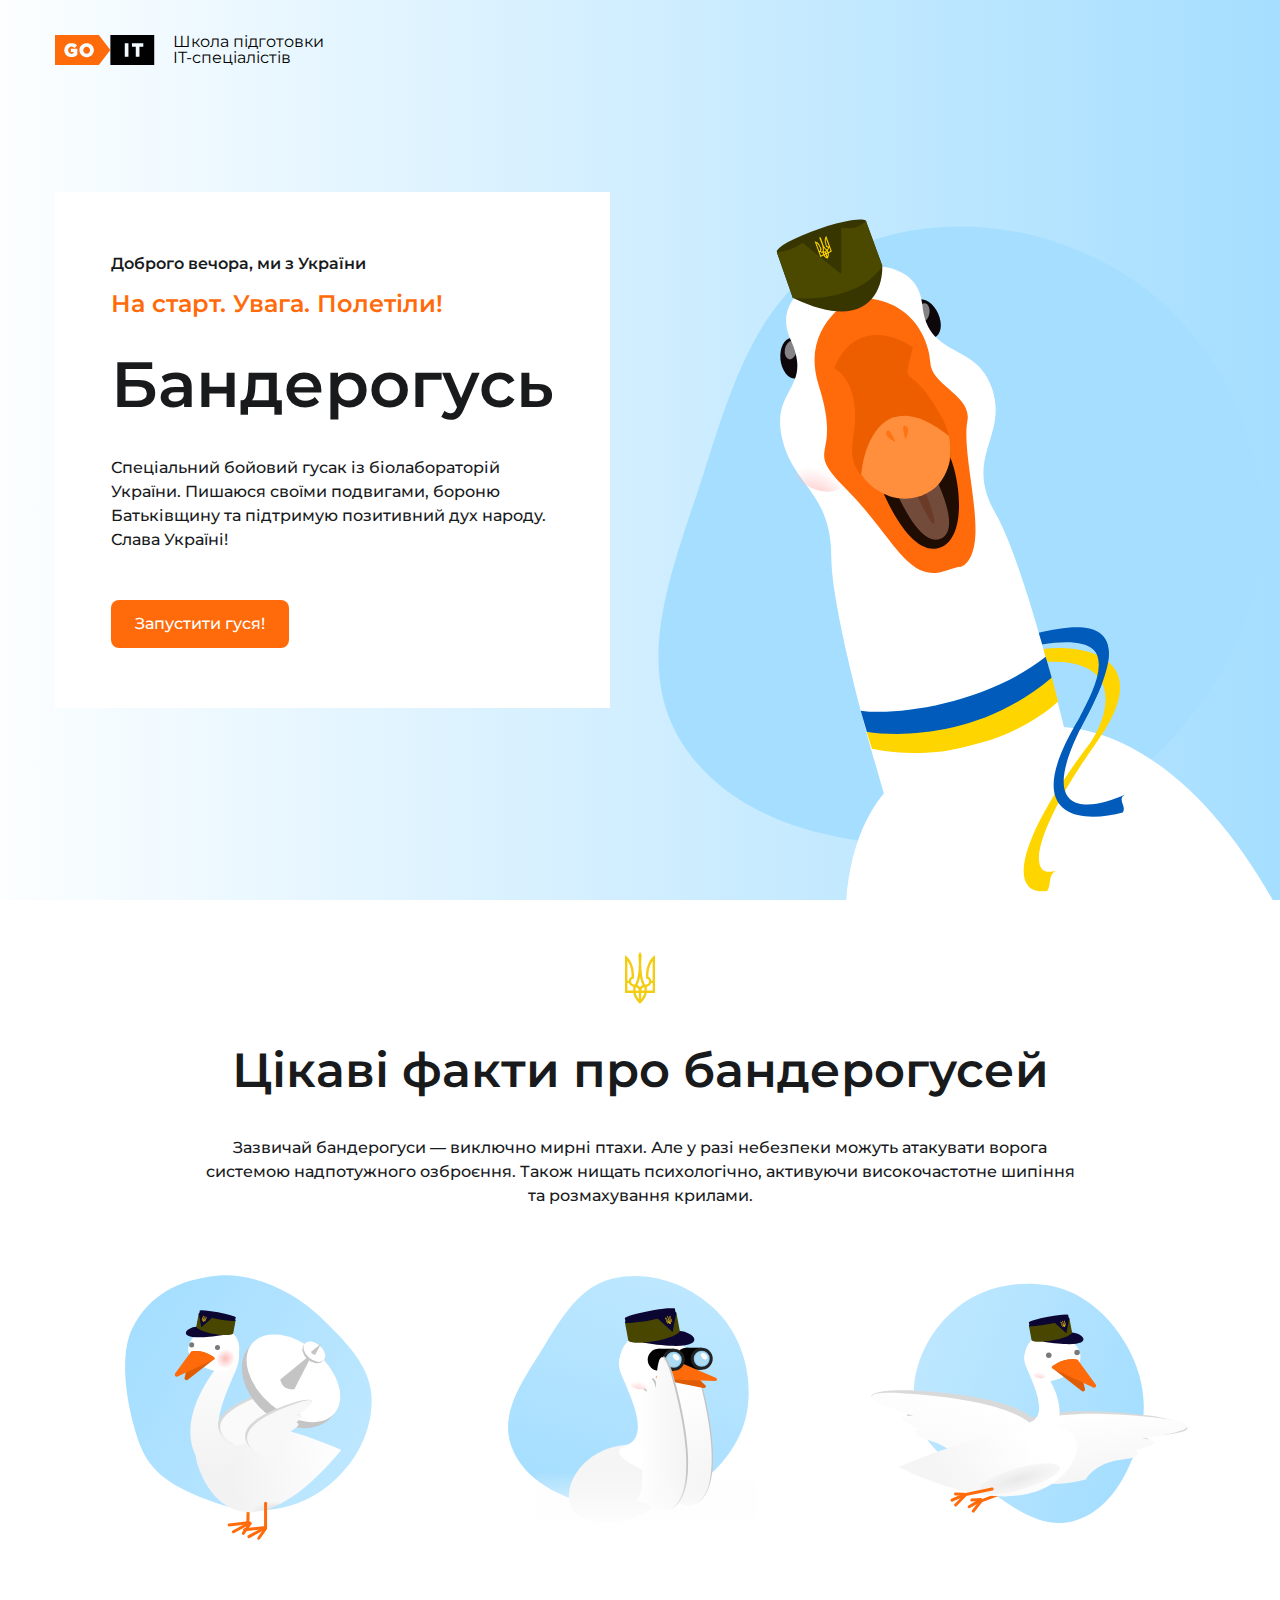
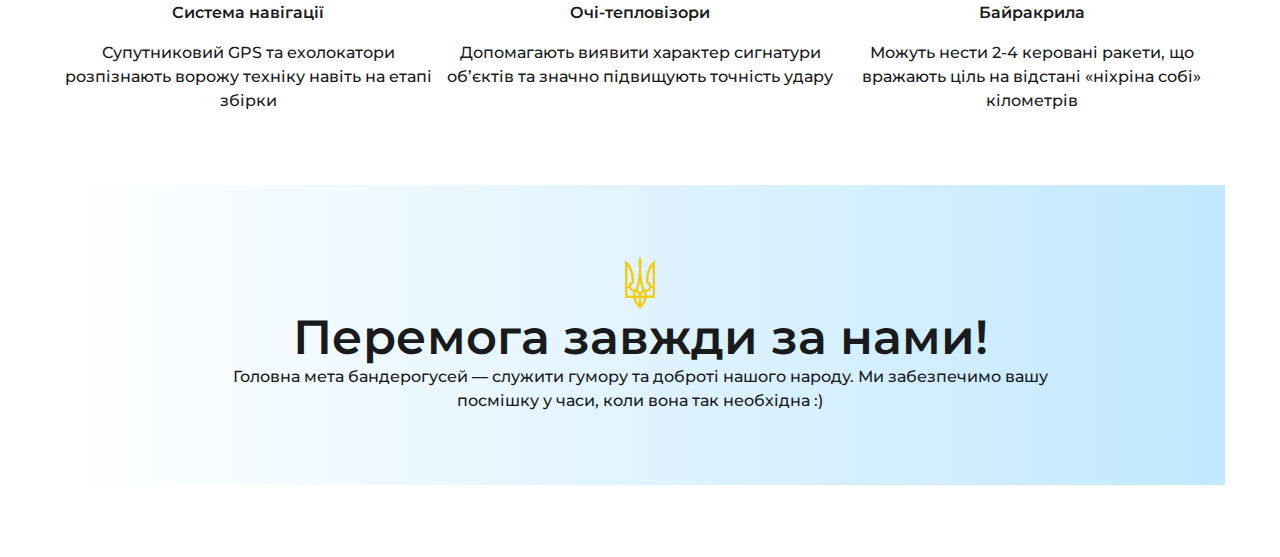
<file: index.html>
<!DOCTYPE html>
<html lang="en">
<head>
  <meta charset="UTF-8">
  <meta http-equiv="X-UA-Compatible" content="IE=edge">
  <meta name="viewport" content="width=device-width, initial-scale=1.0">
  <title>Бандерогусь</title>
  <link rel="stylesheet" href="./css/reset.css">
  <link rel="stylesheet" href="./css/main.css">
  <link rel="stylesheet" href="https://fonts.googleapis.com/css2?family=Montserrat:wght@400;500;600&display=swap">
  <link rel="preload" href="./images/gus-anim.gif">
</head>
<body>
  <section class="main-page">
    <div class="wrapper">
      <header>
        <a href="index.html"><img src="./images/logo.svg" alt="Логотип GO-IT"></a>
        <p class="logo-text">
          Школа підготовки <br> IT-спеціалістів
        </p>
      </header>
      <div class=main-page-row>
        <div class="banderogus-container">
          <h3 class="banderogus-greeting">Доброго вечора, ми з України</h3>
          <h2 class="banderogus-start-text">На старт. Увага. Полетіли!</h2>
          <h1 class="banderogus-title">Бандерогусь</h1>
          <p class="banderogus-descr">
            Спеціальний бойовий гусак із біолабораторій України. Пишаюся своїми подвигами, бороню Батьківщину та підтримую позитивний дух народу. Слава Україні!
          </p>
          <button class="banderogus-launch" id="open-form-modal-btn">Запустити гуся!</button>
        </div>
        <img src="./images/gus.svg" alt="Бандерогусь" class="banderogus-image">
      </div>
    </section>

<!--! section 1 above -->
<!--! section 2 below -->

    <section class="gus-facts">
      <img src="./images/trezub.svg" alt="ukr logo" class="ukr-logo">
      <h3 class="gus-title">Цікаві факти про бандерогусей</h3>
      <p class="gus-descr">
        Зазвичай бандерогуси — виключно мирні птахи. Але у разі небезпеки  можуть атакувати ворога системою надпотужного озброєння. Також  нищать психологічно, активуючи високочастотне шипіння та розмахування крилами.
      </p>
      <div class="gus-facts-container">
        <div class="gus-fact-item">
          <img src="./images/gus1.svg" alt="Gus 1" class="gus-fact-img">
          <h4 class="gus-fact-title">Система навігації</h4>
          <p class="gus-fact-descr">Супутниковий GPS та ехолокатори розпізнають ворожу техніку навіть на етапі збірки</p>
        </div>
        <div class="gus-fact-item">
          <img src="./images/gus2.svg" alt="Gus 2" class="gus-fact-img">
          <h4 class="gus-fact-title">Очі-тепловізори</h4>
          <p class="gus-fact-descr">Допомагають виявити характер сигнатури об’єктів та значно підвищують точність удару</p>
        </div>
        <div class="gus-fact-item">
          <img src="./images/gus3.svg" alt="Gus 3" class="gus-fact-img">
          <h4 class="gus-fact-title">Байракрила</h4>
          <p class="gus-fact-descr">Можуть нести 2-4 керовані ракети, що вражають ціль на відстані «ніхріна собі» кілометрів</p>
        </div>
      </div>
    </section>

<!--! section 2 above-->
<!--! footer below -->


          <footer class="victory-footer">
            <victory-bg>
              <div class="victory-bg">
                <img src="./images/trezub.svg" alt="Тризуб" class="ukr-logo">
                <h4 class="victory-title">Перемога завжди за нами!</h4>
                <p class="victory-descr">Головна мета бандерогусей — служити гумору та доброті нашого народу. Ми забезпечимо вашу посмішку у часи, коли вона так необхідна :)</p>
              </div>
            </victory-bg>
          </footer>

<!--! footer above -->
<!--! modal 1 below -->

      <div class="modal-bgd" id="form-modal">
        <div class="modal-form-container"> 
          <button class="close-btn">x</button>
          <form action="#" class="modal-form" data-netlify="true" id="form">
            <img src="./images/trezub.svg" alt="Тризуб">
            <h4 class="modal-form-title">Поділися, будь ласка, поштою</h4>
            <p class="modal-form-descr">та запиши гуся до бандерозагону</p>
            <div class="modal-form-field">
              <label for="user-name" class="modal-field-name">Ім'я</label>
              <input required type="text" class="modal-field-input" id="user-name" name="Ім'я">
            </div>
            <div class="modal-form-field">
              <label for="user-email" class="modal-field-name">e-Mail</label>
              <input required type="email" class="modal-field-input" id="user-email" name="e-Mail">
            </div>
            <button class="modal-form-btn" id="launch-btn">Запустити гуся!</button>
          </form>
        </div>
      </div>

<!--! modal 1 above -->
<!--! modal 2 below -->

      <div class="modal-bgd" id="success-modal">
        <div class="modal-form modal-form-container">
          <button class="close-btn">x</button>
          <img src="./images/trezub.svg" alt="Тризуб">
          <h4 class="modal-form-title">Дякуємо, гусь успішно запущений</h4>
          <p class="modal-form-descr modal-descr">Слава Україні! Героям Слава!</p>
        </div>
      </div>
    <script src="./js/form.js"></script>
  </body>
</html>
</file>
<file: css/main.css>
html,
body {
  height: 100%;
  font-family: "Montserrat", sans-serif;
}
.wrapper {
  width: 1170px;
  margin: 0 auto;
  height: 100%;
  position: relative;
}
.main-page {
  background: linear-gradient(270deg, #a5deff 0%, #fcfeff 100%);
  height: 100%;
  display: flex;
  flex-direction: column;
}
header {
  margin-top: 34px;
  margin-bottom: 58px;
  display: flex;
  position: absolute;
  top: 0;
  left: 0;
}
.logo-text {
  margin-left: 18px;
  font-family: "Montserrat", sans-serif;
}
.banderogus-container {
  background: #ffffff;
  padding: 60px 56px;
  align-self: center;
}
.banderogus-title {
  color: #191a1c;
  font-weight: 600;
  font-size: 64px;
  line-height: 72px;
  font-family: "Montserrat", sans-serif;
}
.banderogus-greeting {
  color: #191a1c;
  font-weight: 600;
  font-size: 16px;
  line-height: 24px;
  margin-bottom: 16px;
}
.banderogus-start-text {
  color: #ff6b0a;
  font-weight: 600;
  font-size: 24px;
  line-height: 24px;
  margin-bottom: 32px;
}
.banderogus-descr {
  font-weight: 500;
  font-size: 16px;
  line-height: 24px;
  color: #191a1c;
  margin-top: 36px;
  margin-bottom: 48px;
}
.banderogus-launch {
  background: #ff6b0a;
  border-radius: 8px;
  padding: 12px 24px;
  font-weight: 500;
  font-size: 16px;
  line-height: 24px;
  color: #ffffff;
  font-family: "Montserrat", sans-serif;
  cursor: pointer;
}
.main-page-row {
  display: flex;
  justify-content: space-between;
  height: 100%;
}
.banderogus-image {
  align-self: flex-end;
}
.gus-facts {
  padding: 52px 0 72px 0;
  display: flex;
  flex-direction: column;
  align-items: center;
}
.gus-title {
  font-weight: 600;
  font-size: 48px;
  line-height: 100px;
  color: #191a1c;
  margin: 16px 0;
}
.gus-descr {
  width: 876px;
  font-weight: 500;
  font-size: 16px;
  line-height: 24px;
  text-align: center;
  color: #191a1c;
}
.gus-facts-container {
  width: 1170px;
  display: flex;
  justify-content: space-between;
}
.gus-fact-item {
  width: 33%;
}
.gus-fact-title {
  color: #191a1c;
  font-weight: 600;
  font-size: 16px;
  line-height: 24px;
  text-align: center;
  margin: 16px 0;
}
.gus-fact-descr {
  font-weight: 500;
  font-size: 16px;
  line-height: 24px;
  text-align: center;
  color: #191a1c;
}
.victory-bg {
  background: linear-gradient(270deg, #c1e8ff 0%, #ffffff 100%);
  width: 1170px;
  padding: 72px 0;
  margin-bottom: 72px;
  display: flex;
  flex-direction: column;
  align-items: center;
}
.victory-footer {
  display: flex;
  justify-content: center;
}
.victory-title {
  font-weight: 600;
  font-size: 48px;
  line-height: 24px;
  align-items: center;
  padding: 16px 0;
  text-align: center;
  color: #191a1c;
}
.victory-descr {
  font-weight: 500;
  font-size: 16px;
  line-height: 24px;
  align-items: center;
  text-align: center;
  color: #191a1c;
  width: 875px;
}
.modal-bgd {
  width: 100%;
  height: 100%;
  position: fixed;
  left: 0;
  top: 0;
  background-color: rgb(25 26 28 / 70%);
  display: flex;
  align-items: center;
  justify-content: center;
  opacity: 0;
  pointer-events: none;
  transition: all 0.3s ease-in-out;
}
.modal-form {
  display: flex;
  flex-direction: column;
  align-items: center;
}
.modal-form-container {
  background: #ffffff;
  padding: 32px 92px 60px 92px;
  position: relative;
}
.modal-form-title {
  font-weight: 600;
  font-size: 24px;
  line-height: 24px;
  color: #000000;
  margin: 32px 0 12px 0;
}
.modal-form-descr {
  color: #000000;
  font-weight: 500;
  font-size: 16px;
  line-height: 24px;
  margin-bottom: 20px;
}
.modal-form-field {
  width: 100%;
  display: flex;
  flex-direction: column;
  margin-bottom: 16px;
}
.modal-field-name {
  font-weight: 500;
  font-size: 16px;
  line-height: 24px;
  margin-bottom: 8px;
  color: #000000;
}
.modal-field-input {
  border: 2px solid #0057b7;
  border-radius: 8px;
  box-sizing: border-box;
  width: 446px;
  height: 48px;
  color: #000000;
  font-weight: 500;
  font-size: 16px;
  padding: 4px 8px;
}
.modal-form-btn {
  background: #ff6b0a;
  border-radius: 8px;
  padding: 12px 24px;
  font-weight: 500;
  font-size: 16px;
  line-height: 24px;
  color: #ffffff;
  font-family: "Montserrat", sans-serif;
  cursor: pointer;
  margin-top: 24px;
}
.close-btn {
  position: absolute;
  top: 20px;
  right: 20px;
  font-size: 20px;
  color: #191a1c;
  cursor: pointer;
  border: 0;
  background: none;
}
.modal-descr {
  margin-bottom: 0;
}
.modal-active {
  opacity: 1;
  pointer-events: all;
}
.gus-anim {
  position: fixed;
  top: 0;
  bottom: 0;
  margin-bottom: auto;
  margin-top: auto;
  width: 100%;
  z-index: 2;
  pointer-events: none;
}
</file>
